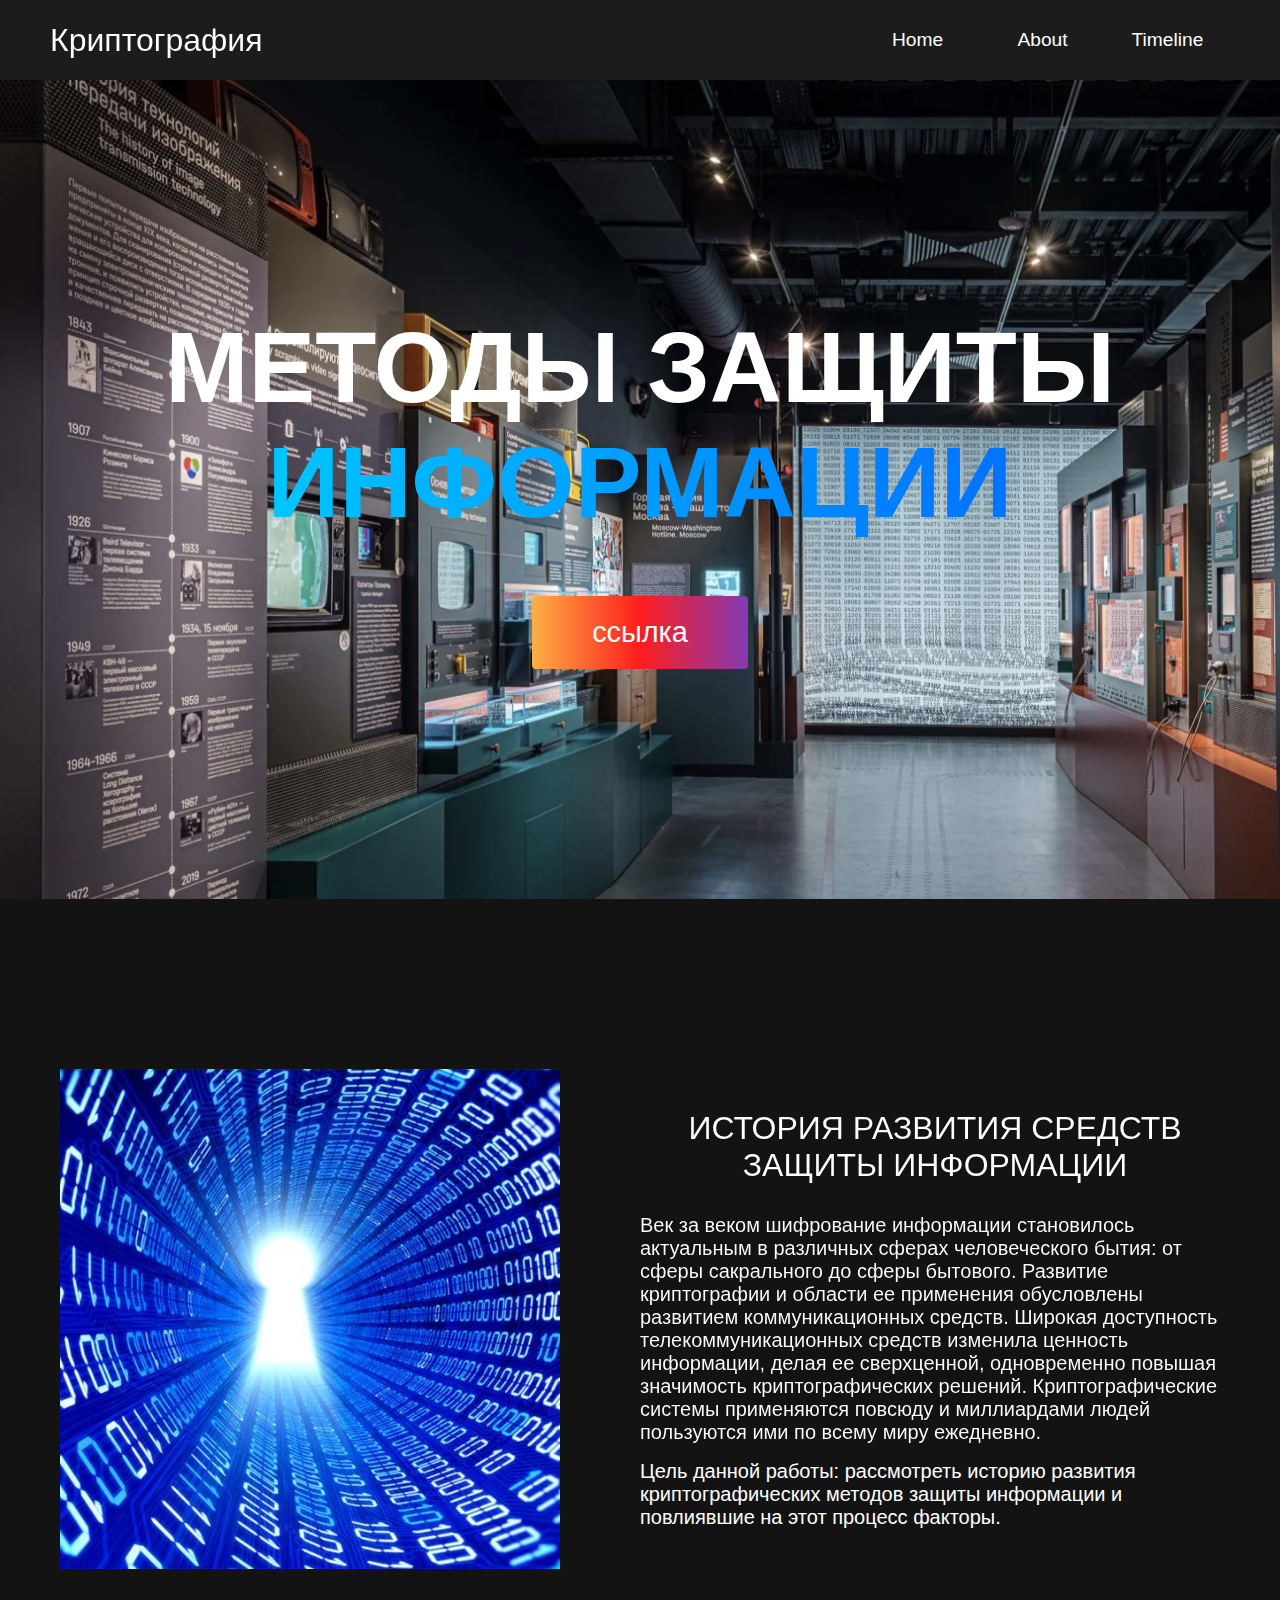
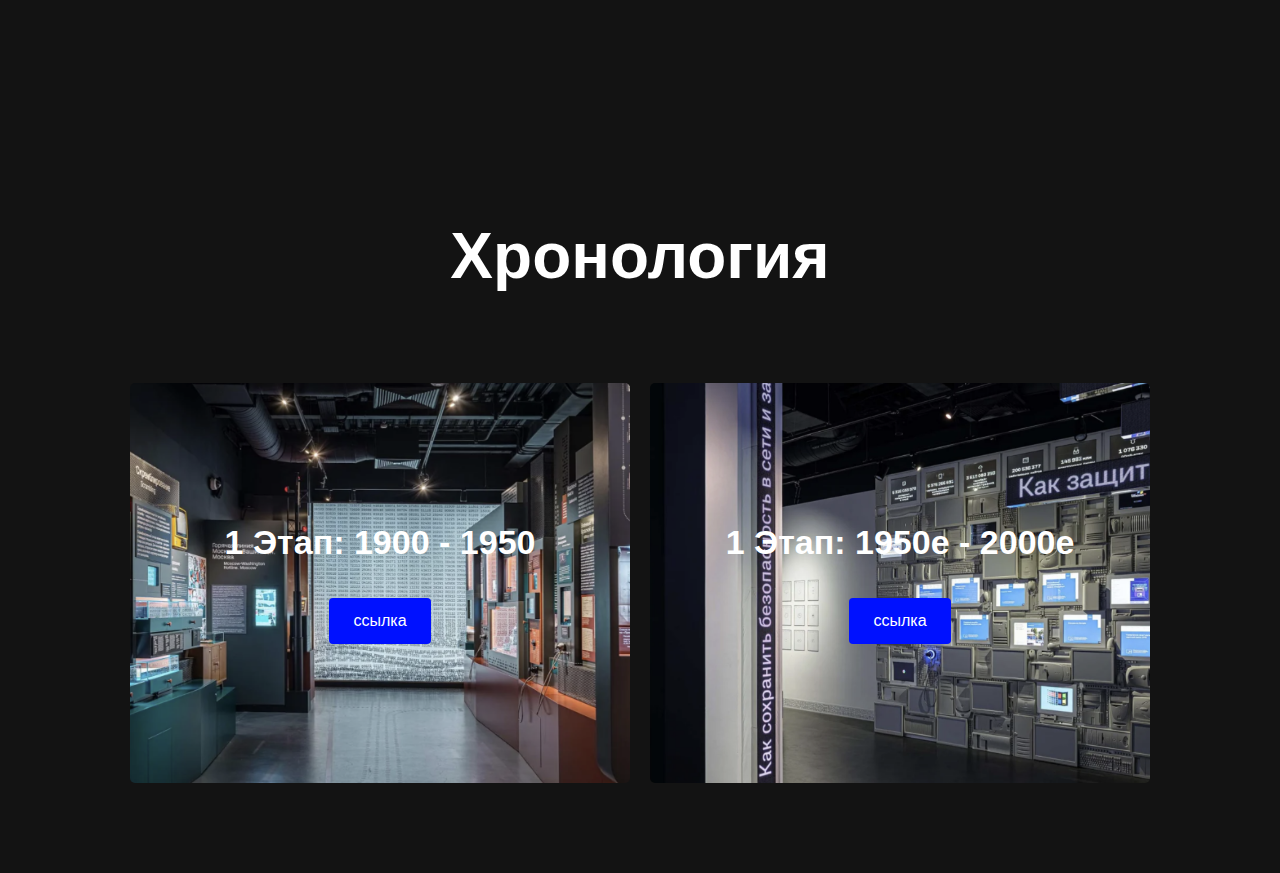
<file: index.html>
<!DOCTYPE html>
<html lang="en">
  <head>
    <meta charset="UTF-8" />
    <meta name="viewport" content="width=device-width, initial-scale=1.0" />
    <title>Scroll Website</title>
    <link rel="stylesheet" href="styles.css" />
    <link
      rel="stylesheet"
      href="https://use.fontawesome.com/releases/v5.14.0/css/all.css"
      integrity="sha384-HzLeBuhoNPvSl5KYnjx0BT+WB0QEEqLprO+NBkkk5gbc67FTaL7XIGa2w1L0Xbgc"
      crossorigin="anonymous"
    />
  </head>
  <body>
    <!-- Navbar Section -->
    <nav class="navbar">
      <div class="navbar__container">
        <a href="#home" id="navbar__logo">Криптография</a>
        <div class="navbar__toggle" id="mobile-menu">
            <span class="bar"></span>
            <span class="bar"></span>
            <span class="bar"></span>
        </div>
        <ul class="navbar__menu">
          <li class="navbar__item">
            <a href="#home" class="navbar__links" id="home-page">Home</a>
          </li>
          <li class="navbar__item">
            <a href="#about" class="navbar__links" id="about-page">About</a>
          </li>
          <li class="navbar__item">
            <a href="#timeline" class="navbar__links" id="timeline-page">Timeline</a>
          </li>
        </ul>
      </div>
    </nav>

    <!-- Hero Section -->
    <div class="hero" id="home">
        <div class="hero__container">
          <h1 class="hero__heading">МЕТОДЫ ЗАЩИТЫ <span>ИНФОРМАЦИИ</span></h1>
          <p class="hero__description"></p>
          <button class="main__btn"><a href="docs/Методызащиты информации.docx" download="документ">ссылка</a></button>
        </div>
      </div>
    
    <!-- About Section -->
    <div class="main" id="about">
        <div class="main__container">
          <div class="main__img--container">
            <div class="main__img--card">
              <img src="images/crypto_key.jpg">
            </div>
          </div>
          <div class="main__content">
            <h1>История развития средств защиты информации</h1>
            <h2>Век за веком шифрование информации становилось актуальным в различных сферах
               человеческого бытия: от сферы сакрального до сферы бытового. Развитие криптографии
               и области ее применения обусловлены развитием коммуникационных средств. Широкая
               доступность телекоммуникационных средств изменила ценность информации, делая ее
               сверхценной, одновременно повышая значимость криптографических решений. 
               Криптографические системы применяются повсюду и миллиардами людей пользуются ими
               по всему миру ежедневно.</h2>
            <p>Цель данной работы: рассмотреть историю развития криптографических методов защиты
              информации и повлиявшие на этот процесс факторы.</p>
          </div>
        </div>
      </div>
    
      <!--- Timeline -->
    <div class="timeline" id="timeline">
        <h1>Хронология</h1>
        <div class="timeline__wrapper">
            <div class="timeline__card">
                <h2>1 Этап: 1900 - 1950 </h2>
                <p></p>
                <div class="timeline__btn"><a href="timeline1.html"><button>ссылка</button></div></a>
            </div>
            <div class="timeline__card">
                <h2>1 Этап: 1950e - 2000e</h2>
                <p></p>
                <div class="timeline__btn"><a href="timeline2.html"><button>ссылка</button></div></a>
            </div>
        </div>
      </div>

    <script src="app.js"></script>
</body>
</html>
</file>
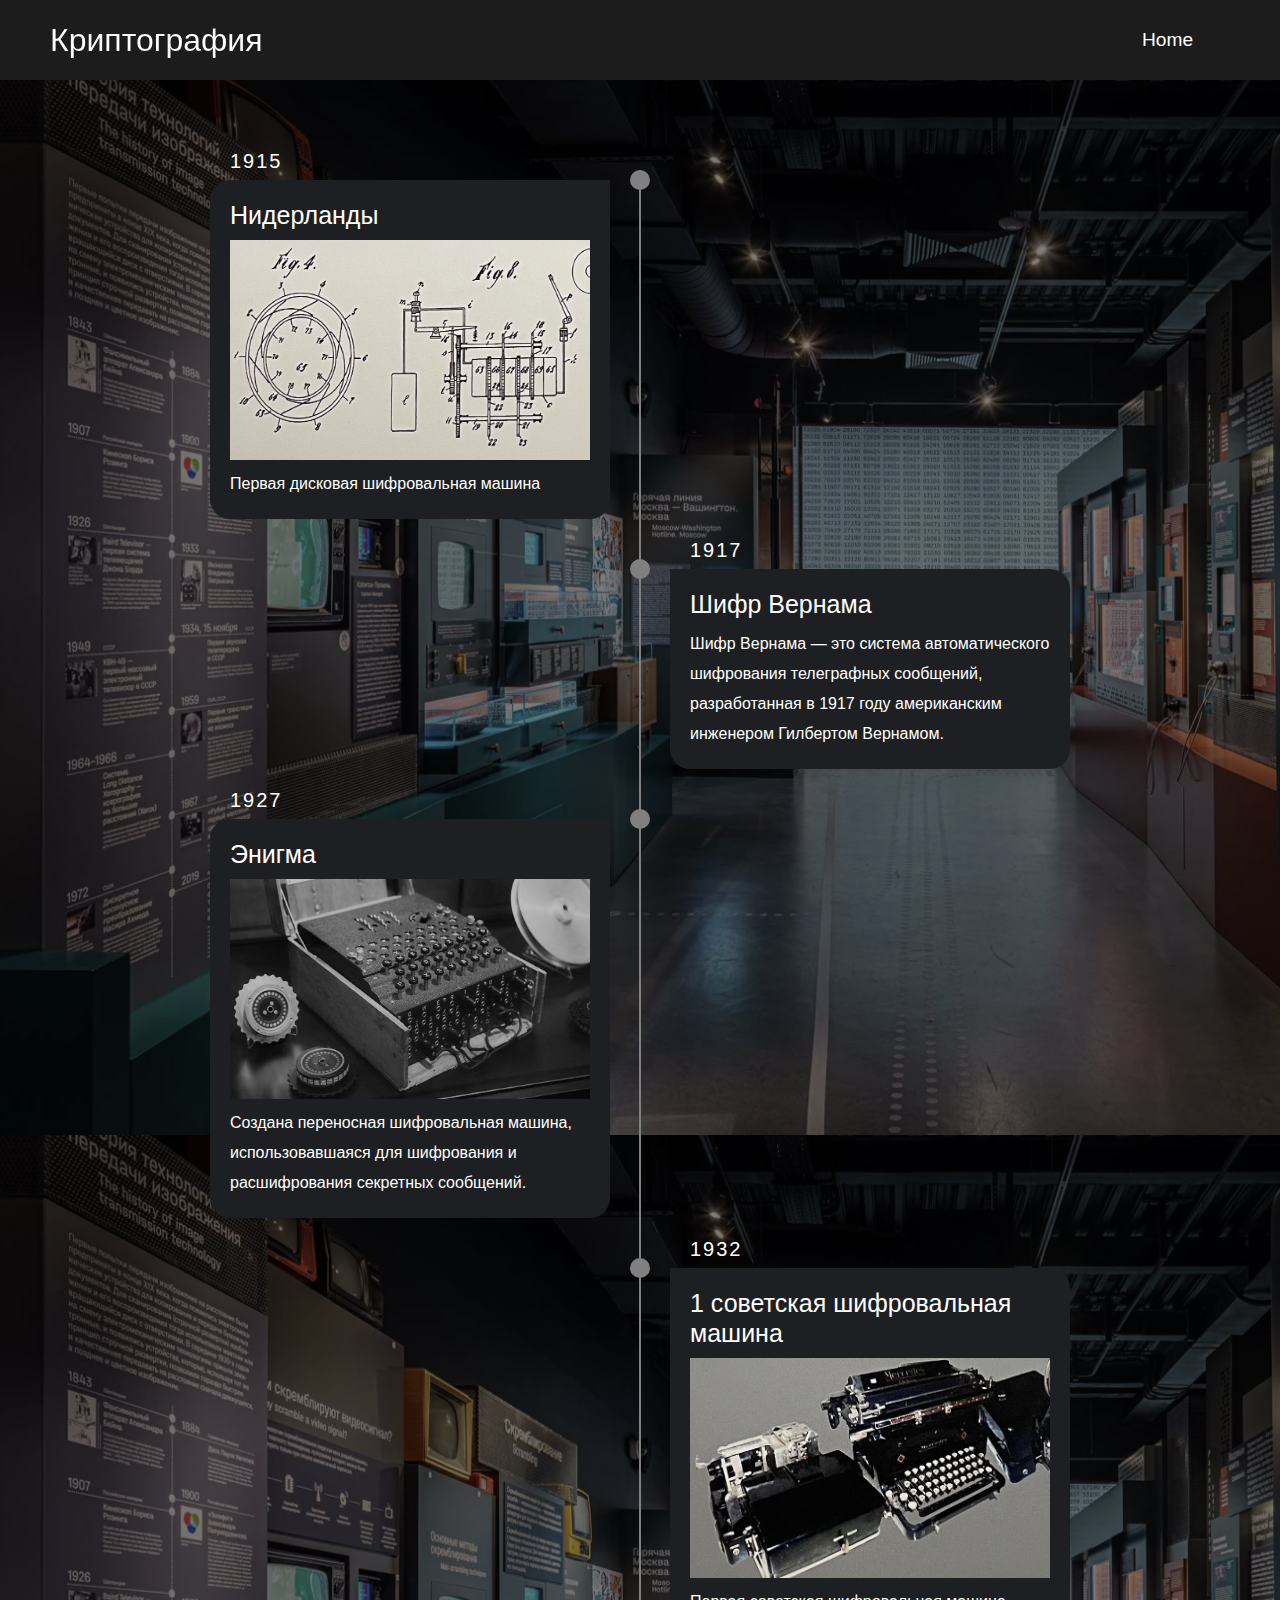
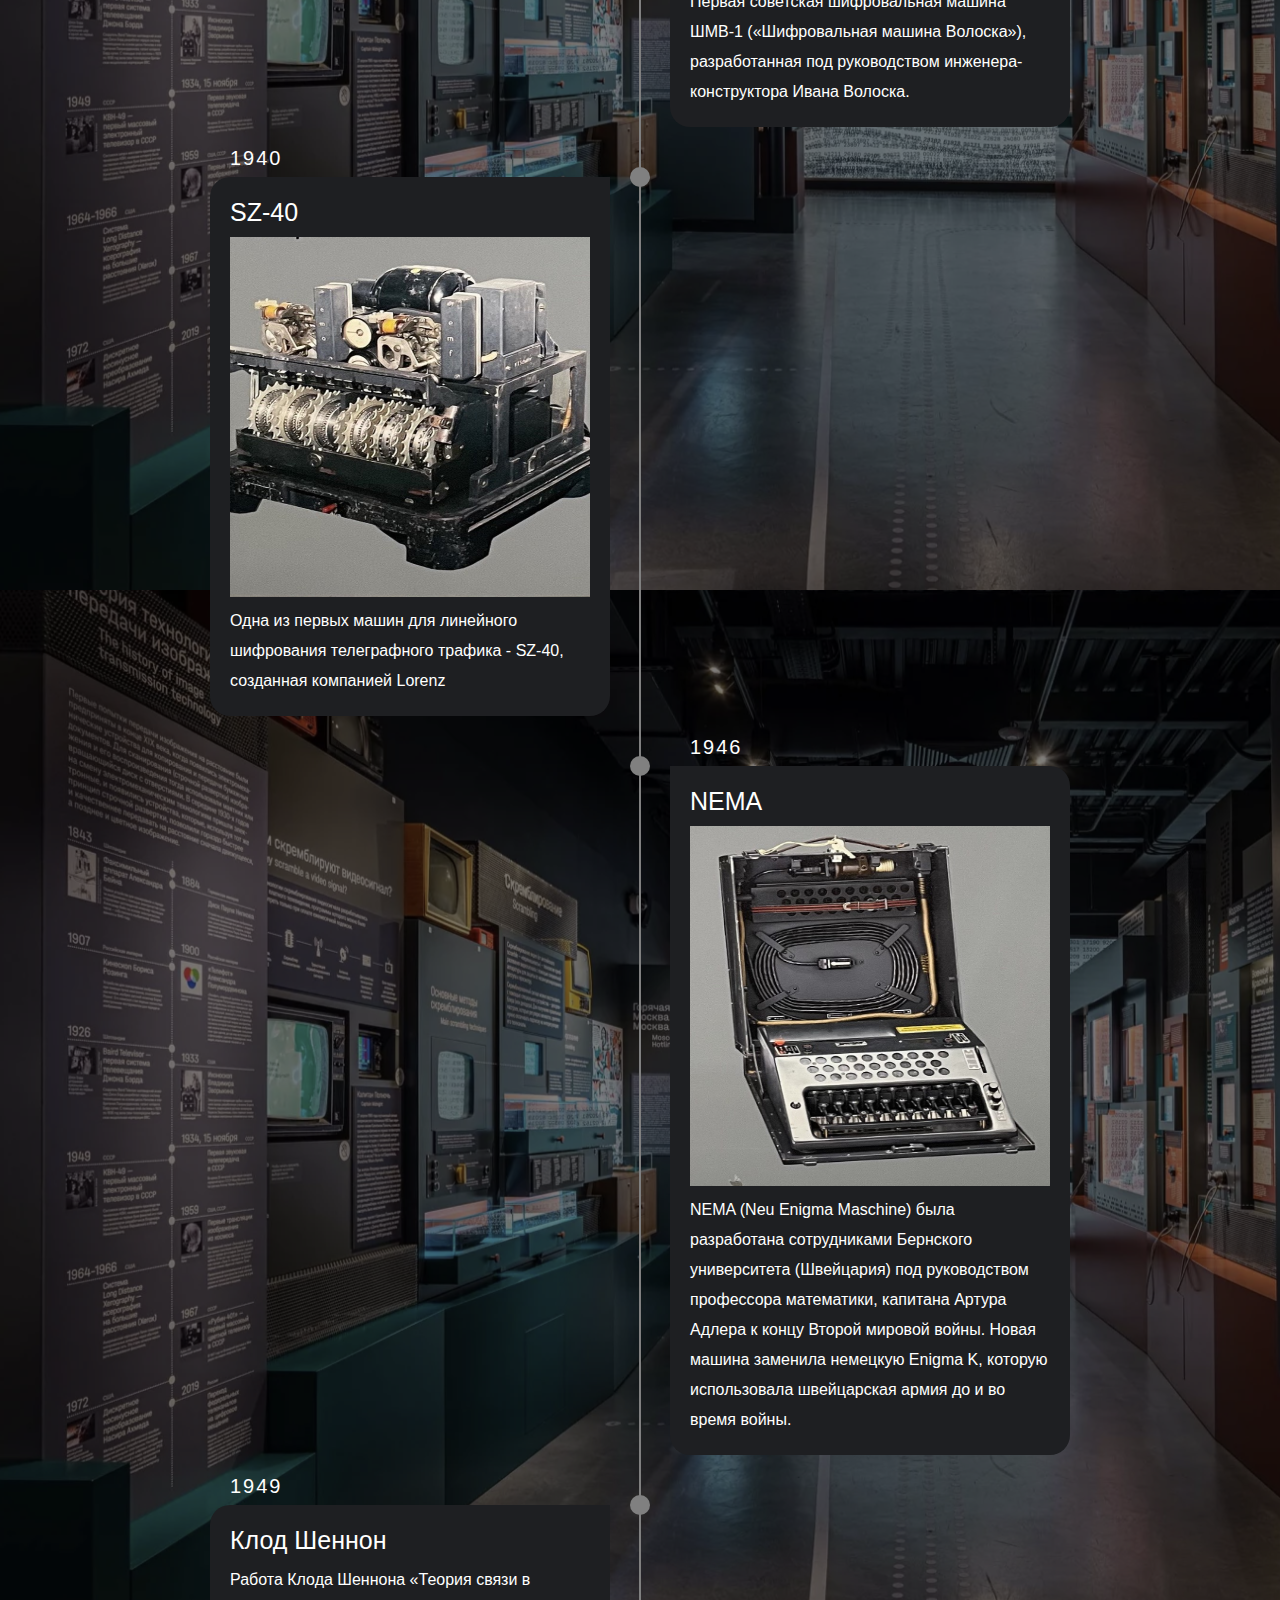
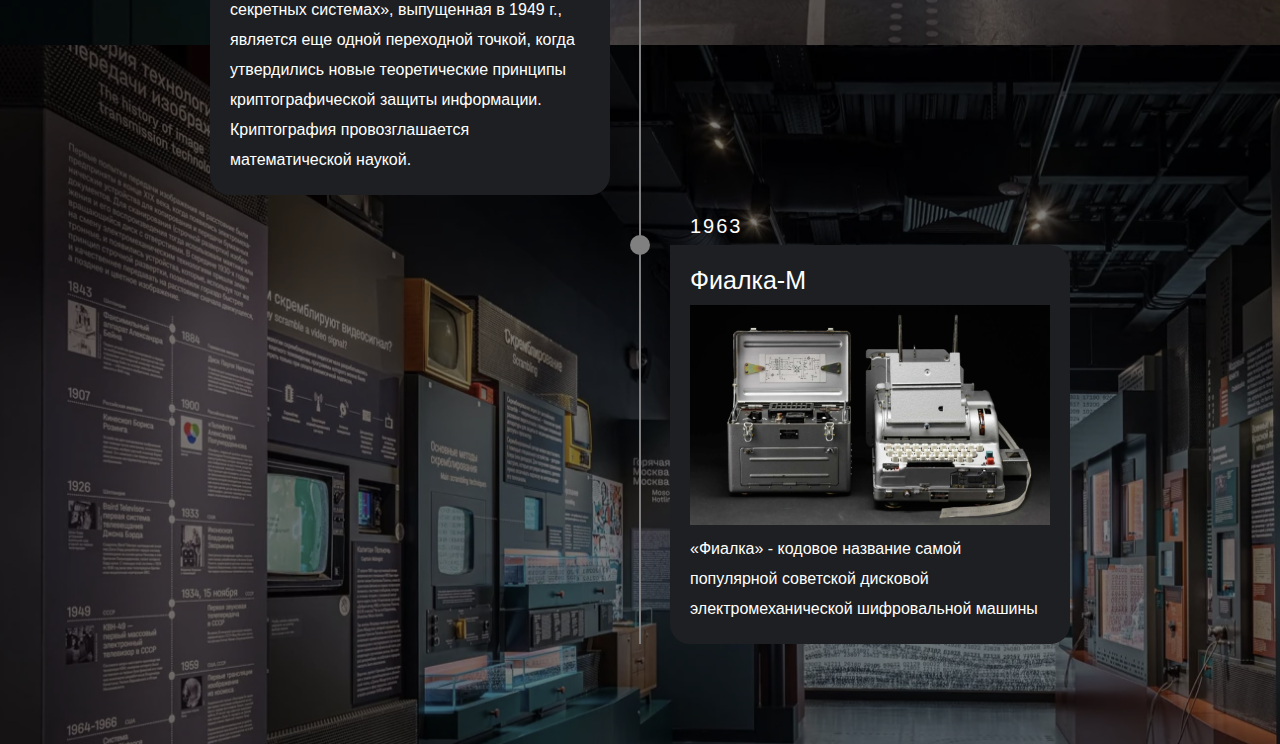
<file: timeline1.html>
<!DOCTYPE html>
<html lang="en">
  <head>
    <meta charset="UTF-8" />
    <meta name="viewport" content="width=device-width, initial-scale=1.0" />
    <title>Scroll Website</title>
    <link rel="stylesheet" href="styles.css" />
    <link
      rel="stylesheet"
      href="https://use.fontawesome.com/releases/v5.14.0/css/all.css"
      integrity="sha384-HzLeBuhoNPvSl5KYnjx0BT+WB0QEEqLprO+NBkkk5gbc67FTaL7XIGa2w1L0Xbgc"
      crossorigin="anonymous"
    />
  </head>
  <body>
    <!-- Navbar Section -->
    <nav class="navbar">
      <div class="navbar__container">
        <a href="index.html" id="navbar__logo">Криптография</a>
        <div class="navbar__toggle" id="mobile-menu">
            <span class="bar"></span>
            <span class="bar"></span>
            <span class="bar"></span>
        </div>
        <ul class="navbar__menu">
          <li class="navbar__item">
            <style>body{
              font-size: 40px;
            }</style>
            <a href="index.html" class="navbar__links" id="home-page">Home</a>
          </li>
        </ul>
      </div>
    </nav>

    <div class="container_1">
      <div class="timeline_1">
        <ul>
          <li>
            <div class="timeline_1-content">
              <h3 class="date">1915</h3>
              <h1>Нидерланды</h1>
              <img src="images/код_машины/Нидерландская.jpg" alt="Code machine", width="360px", height="220px">
              <p>Первая дисковая шифровальная машина</p>
            </div>
          </li>
          <li>
            <div class="timeline_1-content">
              <h3 class="date">1917</h3>
              <h1>Шифр Вернама </h1>
              <p>Шифр Вернама — это система автоматического шифрования телеграфных
                 сообщений, разработанная в 1917 году американским инженером Гилбертом Вернамом.</p>
            </div>
          </li>
          <li>
            <div class="timeline_1-content">
              <h3 class="date">1927</h3>
              <h1>Энигма</h1>
              <img src="images/код_машины/энигма.jpg" alt="Code machine", width="360px", height="220px">
              <p>Создана переносная шифровальная машина, использовавшаяся для шифрования и расшифрования секретных сообщений.</p>
            </div>
          </li>
          <li>
            <div class="timeline_1-content">
              <h3 class="date">1932</h3>
              <h1>1 советская шифровальная машина</h1>
              <img src="images/код_машины/ШМВ-1.jpg" alt="Code machine", width="360px", height="220px">
              <p>Первая советская шифровальная машина ШМВ-1 («Шифровальная машина Волоска»),
                 разработанная под руководством инженера-конструктора Ивана Волоска.</p>
            </div>
          </li>
          <li>
            <div class="timeline_1-content">
              <h3 class="date">1940</h3>
              <h1>SZ-40 </h1>
              <img src="images/код_машины/SZ-40.jpg" alt="Cade machine", width="360px", height="360px">
              <p>Одна из первых машин для линейного шифрования телеграфного трафика - SZ-40, созданная компанией Lorenz</p>
            </div>
          </li>
          <li>
            <div class="timeline_1-content">
              <h3 class="date">1946</h3>
              <h1>NEMA</h1>
              <img src="images/код_машины/NEMA.jpg" alt="Code machine", width="360px", height="360px">
              <p>NEMA (Neu Enigma Maschine) была разработана сотрудниками Бернского университета (Швейцария)
                 под руководством профессора математики, капитана Артура Адлера к концу Второй мировой войны.
                 Новая машина заменила немецкую Enigma K, которую использовала швейцарская армия до и во время войны.</p>
            </div>
          </li>
          <li>
            <div class="timeline_1-content">
              <h3 class="date">1949</h3>
              <h1>Клод Шеннон </h1>
              <p>Работа Клода Шеннона «Теория связи в секретных системах», выпущенная в 1949 г., является еще одной переходной точкой,
                 когда утвердились новые теоретические принципы криптографической защиты информации. Криптография провозглашается математической наукой.</p>
            </div>
          </li>
          <li>
            <div class="timeline_1-content">
              <h3 class="date">1963</h3>
              <h1>Фиалка-M </h1>
              <img src="images/код_машины/фиалка.png" alt="Code machine", width="360px", height="220px">
              <p>«Фиалка» - кодовое название самой популярной советской дисковой электромеханической шифровальной машины</p>
            </div>
          </li>
        </ul>
      </div>
    </div>
    <script src="app.js"></script>
</body>
</html>
</file>
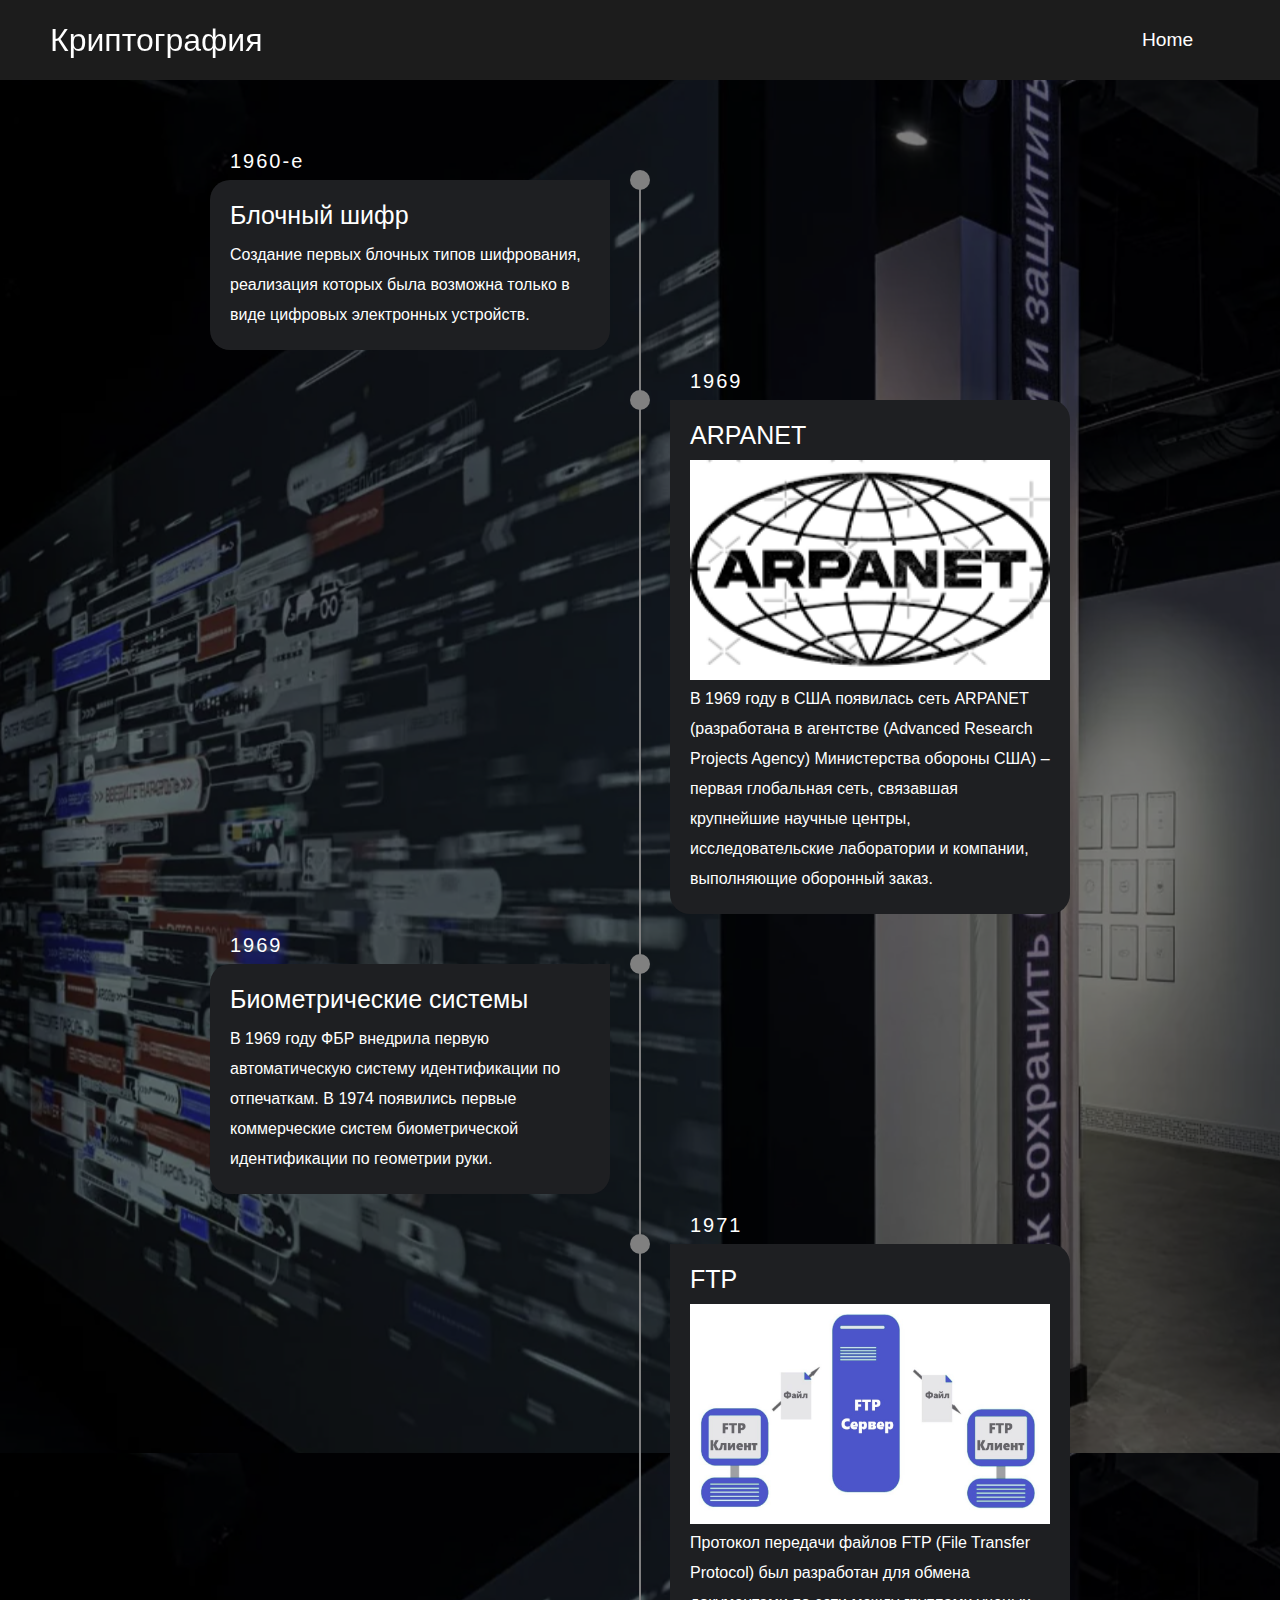
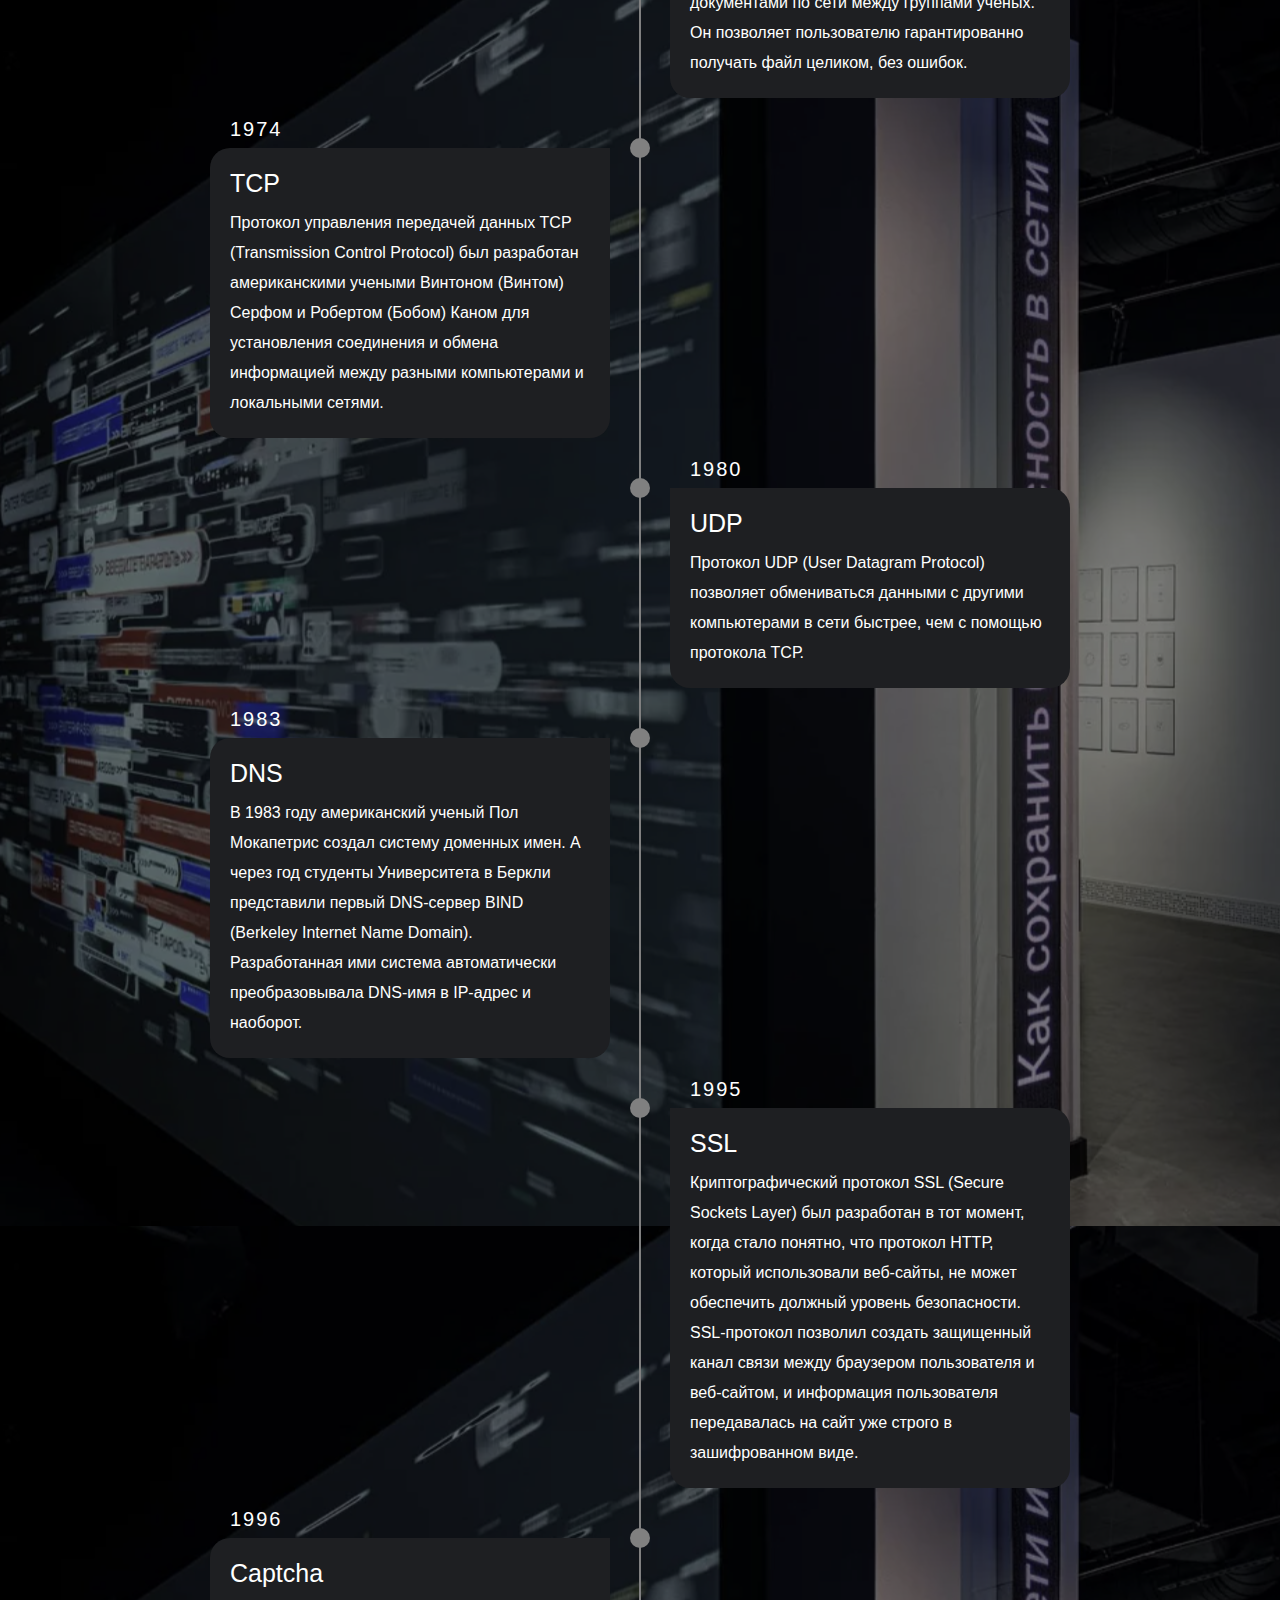
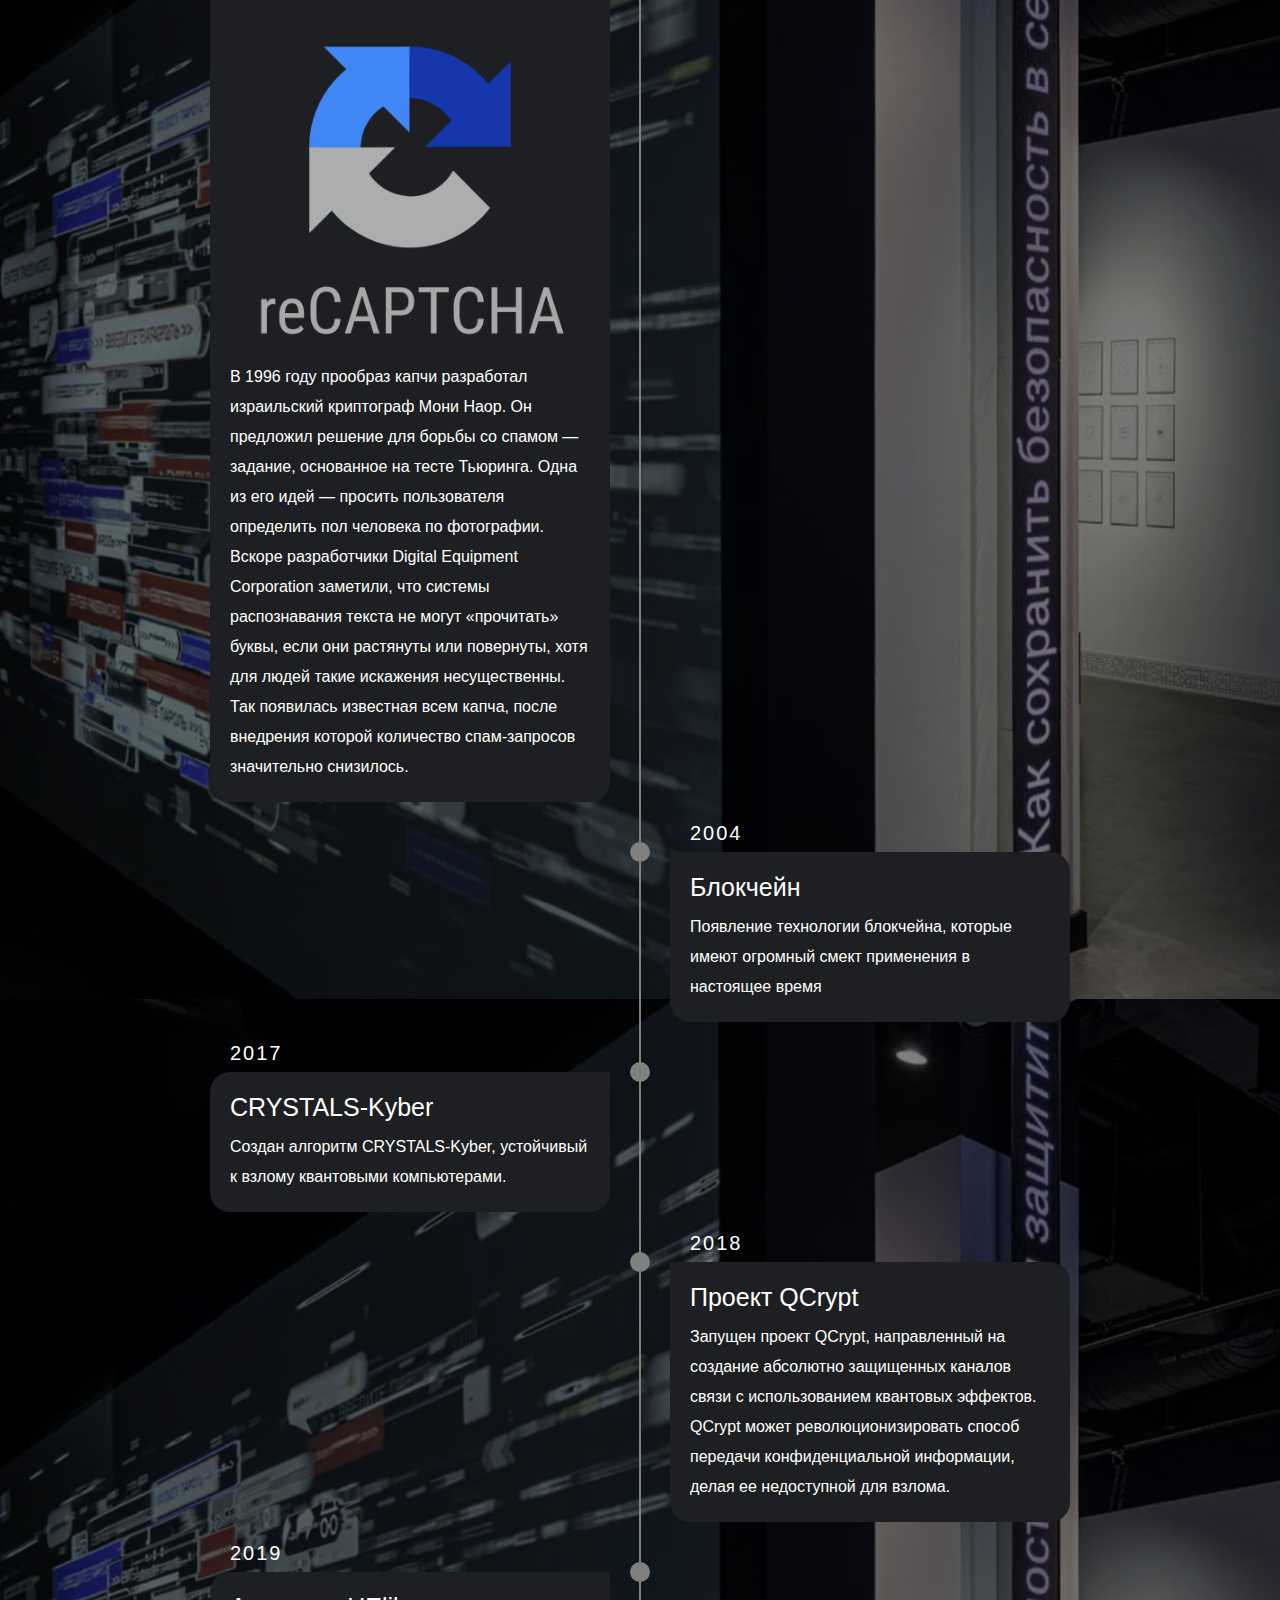
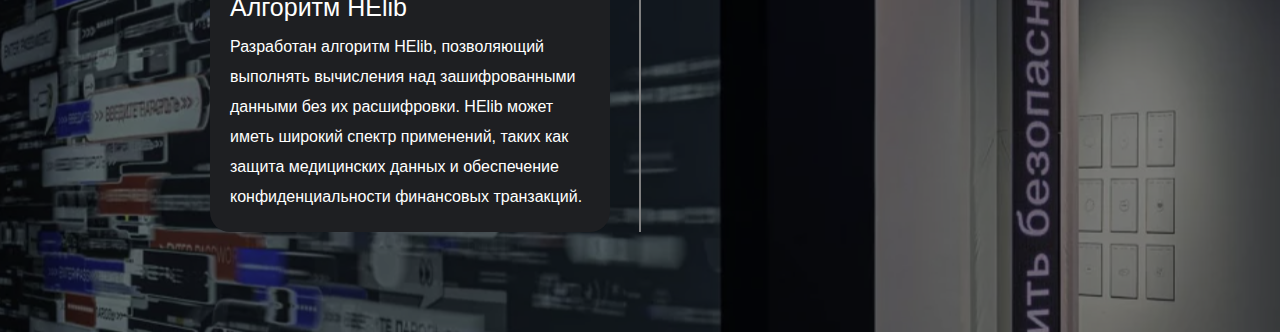
<file: timeline2.html>
<!DOCTYPE html>
<html lang="en">
  <head>
    <meta charset="UTF-8" />
    <meta name="viewport" content="width=device-width, initial-scale=1.0" />
    <title>Scroll Website</title>
    <link rel="stylesheet" href="styles.css" />
    <link
      rel="stylesheet"
      href="https://use.fontawesome.com/releases/v5.14.0/css/all.css"
      integrity="sha384-HzLeBuhoNPvSl5KYnjx0BT+WB0QEEqLprO+NBkkk5gbc67FTaL7XIGa2w1L0Xbgc"
      crossorigin="anonymous"
    />
  </head>
  <body>
    <!-- Navbar Section -->
    <nav class="navbar">
      <div class="navbar__container">
        <a href="index.html" id="navbar__logo">Криптография</a>
        <div class="navbar__toggle" id="mobile-menu">
            <span class="bar"></span>
            <span class="bar"></span>
            <span class="bar"></span>
        </div>
        <ul class="navbar__menu">
          <li class="navbar__item">
            <a href="index.html" class="navbar__links" id="home-page">Home</a>
          </li>
        </ul>
      </div>
    </nav>

    <div class="container_2">
      <div class="timeline_2">
        <ul>
          <li>
            <div class="timeline_2-content">
              <h3 class="date">1960-e</h3>
              <h1>Блочный шифр</h1>
              <p>Создание первых блочных типов шифрования, реализация которых была возможна только в виде цифровых электронных устройств. </p>
            </div>
          </li>
          <li>
            <div class="timeline_2-content">
              <h3 class="date">1969</h3>
              <h1>ARPANET</h1>
              <img src="images/2_template/APPANET.png" alt="APPANET", width="360px", height="220px">
              <p>В 1969 году в США появилась сеть ARPANET (разработана в агентстве (Advanced Research Projects Agency) Министерства обороны США) – первая глобальная сеть, связавшая крупнейшие научные центры, исследовательские лаборатории и компании, выполняющие оборонный заказ.</p>
            </div>
          </li>
          <li>
            <div class="timeline_2-content">
              <h3 class="date">1969</h3>
              <h1>Биометрические системы</h1>
              <p>В 1969 году ФБР внедрила первую автоматическую систему идентификации по отпечаткам.
                 В 1974 появились первые коммерческие систем биометрической идентификации по геометрии руки.
                 </p>
            </div>
          </li>
          <li>
            <div class="timeline_2-content">
              <h3 class="date">1971</h3>
              <h1>FTP</h1>
              <img src="images/2_template/FTP.jpg" alt="FTP", width="360px", height="220px">
              <p>Протокол передачи файлов FTP (File Transfer Protocol) был разработан для обмена документами по сети между группами ученых. Он позволяет пользователю гарантированно получать файл целиком, без ошибок. </p>
            </div>
          </li>
          <li>
            <div class="timeline_2-content">
              <h3 class="date">1974</h3>
              <h1>TCP</h1>
              <p>Протокол управления передачей данных ТСР (Transmission Control Protocol) был разработан американскими учеными Винтоном (Винтом) Серфом и Робертом (Бобом) Каном для установления соединения и обмена информацией между разными компьютерами и локальными сетями.</p>
            </div>
          </li>
          <li>
            <div class="timeline_2-content">
              <h3 class="date">1980</h3>
              <h1>UDP</h1>
              <p>Протокол UDP (User Datagram Protocol) позволяет обмениваться данными с другими компьютерами в сети быстрее, чем с помощью протокола ТСР.</p>
            </div>
          </li>
          <li>
            <div class="timeline_2-content">
              <h3 class="date">1983</h3>
              <h1>DNS</h1>
              <p>В 1983 году американский ученый Пол Мокапетрис создал систему доменных имен. А через год студенты Университета в Беркли представили первый DNS-сервер BIND (Berkeley Internet Name Domain). Разработанная ими система автоматически преобразовывала DNS-имя в IP-адрес и наоборот. </p>
            </div>
          </li>
          <li>
            <div class="timeline_2-content">
              <h3 class="date">1995</h3>
              <h1>SSL</h1>
              <p>Криптографический протокол SSL (Secure Sockets Layer) был разработан в тот момент, когда стало понятно, что протокол НТТР, который использовали веб-сайты, не может обеспечить должный уровень безопасности.
                SSL-протокол позволил создать защищенный канал связи между браузером пользователя и веб-сайтом, и информация пользователя передавалась на сайт уже строго в зашифрованном виде.
                </p>
            </div>
          </li>
          <li>
            <div class="timeline_2-content">
              <h3 class="date">1996</h3>
              <h1>Captcha</h1>
              <img src="images/2_template/Captch.png" alt="Captcha", width="360px", height="360px">
              <p>В 1996 году прообраз капчи разработал израильский криптограф Мони Наор.
                Он предложил решение для борьбы со спамом — задание, основанное на тесте Тьюринга. Одна из его идей — просить пользователя определить пол человека по фотографии.
                Вскоре разработчики Digital Equipment
                Corporation заметили, что системы распознавания текста не могут «прочитать» буквы, если они растянуты или повернуты, хотя для людей такие искажения несущественны. Так появилась известная всем капча, после внедрения которой количество спам-запросов значительно снизилось.
                </p>
            </div>
          </li>
          <li>
            <div class="timeline_2-content">
              <h3 class="date">2004</h3>
              <h1>Блокчейн</h1>
              <p>Появление технологии блокчейна, которые имеют огромный смект применения в настоящее время</p>
            </div>
          </li>
          <li>
            <div class="timeline_2-content">
              <h3 class="date">2017</h3>
              <h1>CRYSTALS-Kyber</h1>
              <p>Создан алгоритм CRYSTALS-Kyber, устойчивый к взлому квантовыми компьютерами.</p>
            </div>
          </li>
          <li>
            <div class="timeline_2-content">
              <h3 class="date">2018</h3>
              <h1>Проект QCrypt</h1>
              <p>Запущен проект QCrypt, направленный на создание абсолютно защищенных каналов связи с использованием квантовых эффектов. QCrypt может революционизировать способ передачи конфиденциальной информации, делая ее недоступной для взлома.</p>
            </div>
          </li>
          <li>
            <div class="timeline_2-content">
              <h3 class="date">2019</h3>
              <h1>Алгоритм HElib</h1>
              <p>Разработан алгоритм HElib, позволяющий выполнять вычисления над зашифрованными данными без их расшифровки. HElib может иметь широкий спектр применений, таких как защита медицинских данных и обеспечение конфиденциальности финансовых транзакций.</p>
            </div>
          </li>
        </ul>
      </div>
    </div>
    <script src="app.js"></script>
</body>
</html>
</file>
<file: styles.css>
* {
    box-sizing: border-box;
    margin: 0;
    padding: 0;
    font-family: 'Kumbh Sans', sans-serif;
    scroll-behavior: smooth;
  }
  
  .navbar {
    background:  #1C1C1C;
    height: 80px;
    display: flex;
    justify-content: center;
    align-items: center;
    font-size: 1.2rem;
    position: sticky;
    top: 0;
    z-index: 999;
  }
  
  .navbar__container {
    display: flex;
    justify-content: space-between;
    height: 80px;
    z-index: 1;
    width: 100%;
    max-width: 1300px;
    margin: 0 auto;
    padding: 0 50px;
  }
  
  #navbar__logo {
    background-color: #ffffff;
    background-size: 100%;
    -webkit-background-clip: text;
    -moz-background-clip: text;
    -webkit-text-fill-color: transparent;
    -moz-text-fill-color: transparent;
    display: flex;
    align-items: center;
    cursor: pointer;
    text-decoration: none;
    font-size: 2rem;
  }
  
  .navbar__menu {
    display: flex;
    align-items: center;
    list-style: none;
  }
  
  .navbar__item {
    height: 80px;
  }
  
  .navbar__links {
    color: #fff;
    display: flex;
    align-items: center;
    justify-content: center;
    width: 125px;
    text-decoration: none;
    height: 100%;
    transition: all 0.3s ease;
  }
  

  .navbar__links:hover {
    color: #328bf7;
    transition: all 0.3s ease;
  }
  
  @media screen and (max-width: 960px) {
    .navbar__container {
      display: flex;
      justify-content: space-between;
      height: 80px;
      z-index: 1;
      width: 100%;
      max-width: 1300px;
      padding: 0;
    }
  
    .navbar__menu {
      display: grid;
      grid-template-columns: auto;
      margin: 0;
      width: 100%;
      position: absolute;
      top: -1000px;
      opacity: 1;
      transition: all 0.5s ease;
      z-index: -1;
    }
  
    .navbar__menu.active {
      background: #131313;
      top: 100%;
      opacity: 1;
      transition: all 0.5s ease;
      z-index: 99;
      height: 60vh;
      font-size: 1.6rem;
    }
  
    #navbar__logo {
      padding-left: 25px;
    }
  
    .navbar__toggle .bar {
      width: 25px;
      height: 3px;
      margin: 5px auto;
      transition: all 0.3s ease-in-out;
      background: #fff;
    }
  
    .navbar__item {
      width: 100%;
    }
  
    .navbar__links {
      text-align: center;
      padding: 2rem;
      width: 100%;
      display: table;
    }
  
    .navbar__btn {
      padding-bottom: 2rem;
    }
  
    .button {
      display: flex;
      justify-content: center;
      align-items: center;
      width: 80%;
      height: 80px;
      margin: 0;
    }
  
    #mobile-menu {
      position: absolute;
      top: 20%;
      right: 5%;
      transform: translate(5%, 20%);
    }
  
    .navbar__toggle .bar {
      display: block;
      cursor: pointer;
    }
  
    #mobile-menu.is-active .bar:nth-child(2) {
      opacity: 0;
    }
  
    #mobile-menu.is-active .bar:nth-child(1) {
      transform: translateY(8px) rotate(45deg);
    }
  
    #mobile-menu.is-active .bar:nth-child(3) {
      transform: translateY(-8px) rotate(-45deg);
    }
  }

  /* Hero Section */
.hero {
    background: url(images/2_background.png);
    padding: 200px 0;
  }
  
  .hero__container {
    display: flex;
    flex-direction: column;
    justify-content: center;
    align-items: center;
    max-width: 1200px;
    margin: 0 auto;
    height: 90%;
    text-align: center;
    padding: 30px;
  }
  
  .hero__heading {
    font-size: 100px;
    margin-bottom: 24px;
    color: #fff;
  }
  
  .hero__heading span {
    background: #00c6ff; 
    background: -webkit-linear-gradient(to right, #00c6ff, #0072ff); 
    background: linear-gradient(to right, #00c6ff, #0072ff);

    background-size: 100%;

    -webkit-background-clip: text;
    -moz-background-clip: text;
    -webkit-text-fill-color: transparent;
    -mo-text-fill-color: transparent;
  }
  
  .hero__description {
    font-size: 60px;
    background: #00c6ff;
    background: -webkit-linear-gradient(to right, #0072ff, #00c6ff);
    background: linear-gradient(to right, #0072ff, #00c6ff);
    background-size: 100%;
    -webkit-background-clip: text;
    -moz-background-clip: text;
    -webkit-text-fill-color: transparent;
    -moz-text-fill-color: transparent;
  }
  
  .highlight {
    border-bottom: 4px solid rgb(212, 0, 255);
  }
  
  @media screen and (max-width: 768px) {
    .hero__heading {
      font-size: 60px;
    }
  
    .hero__description {
      font-size: 40px;
    }
  }

  /* About Section */
  .main {
    background-color: #131313;
    padding: 10rem 0;
  }
  
  .main__container {
    display: grid;
    grid-template-columns: 1fr 1fr;
    align-items: center;
    justify-content: center;
    margin: 0 auto;
    height: 90%;
    z-index: 1;
    width: 100%;
    max-width: 1300px;
    padding: 0 50px;
  }
  
  .main__content {
    color: #fff;
    width: 100%;
  }
  
  .main__content h1 {
    font-size: 2rem;
    font-weight: 500;
    text-align: center;
    background: #ffffff; 
    background-size: 100%;
    -webkit-background-clip: text;
    -moz-background-clip: text;
    -webkit-text-fill-color: transparent;
    -moz-text-fill-color: transparent;
    text-transform: uppercase;
    margin-bottom: 30px;
  }
  
  .main__content h2 {
    font-size: 20px;
    font-weight: 250;
    background-color: #ffffff;
    background-size: 100%;
    -webkit-background-clip: text;
    -moz-background-clip: text;
    -webkit-text-fill-color: transparent;
    -moz-text-fill-color: transparent;
  }
  
  .main__content p {
    margin-top: 1rem;
    font-size: 20px;
    font-weight: 250;
  }
  
  .main__btn {
    font-size: 1.8rem;
    background: #833ab4;
    background: -webkit-linear-gradient(to right, #fcb045, #fd1d1d, #833ab4);
    background: linear-gradient(to right, #fcb045, #fd1d1d, #833ab4);
    padding: 20px 60px;
    border: none;
    border-radius: 4px;
    margin-top: 2rem;
    cursor: pointer;
    position: relative;
    transition: all 0.35s;
    outline: none;
  }
  
  .main__btn a {
    position: relative;
    z-index: 2;
    color: #fff;
    text-decoration: none;
  }
  
  .main__btn:after {
    position: absolute;
    content: '';
    top: 0;
    left: 0;
    width: 0;
    height: 100%;
    background: #ff1ead;
    transition: all 0.35s;
    border-radius: 4px;
  }
  
  .main__btn:hover {
    color: #fff;
  }
  
  .main__btn:hover:after {
    width: 100%;
  }
  
  .main__img--container {
    text-align: center;
  }
  
  .main__img--card {
    margin: 10px;
    height: 500px;
    width: 500px;
    border-radius: 4px;
    display: flex;
    flex-direction: column;
    justify-content: center;
    color: #fff;
    background-image: linear-gradient(to right, #2F80ED, #56CCF2); 
  }
  
  .fa-layer-group,
  .fa-users {
    font-size: 14rem;
  }
  
  #card-2 {
    background: #56CCF2;  
    background: -webkit-linear-gradient(to right, #2F80ED, #56CCF2); 
    background: linear-gradient(to right, #2F80ED, #56CCF2); 
  }


  /* Mobile Responsive */
@media screen and (max-width: 1100px) {
    .main__container {
      display: grid;
      grid-template-columns: 1fr;
      align-items: center;
      justify-content: center;
      width: 100%;
      margin: 0 auto;
      height: 90%;
    }
  
    .main__img--container {
      display: flex;
      justify-content: center;
    }
  
    .main__img--card {
      height: 425px;
      width: 425px;
    }
  
    .main__content {
      text-align: center;
      margin-bottom: 4rem;
    }
  
    .main__content h1 {
      font-size: 2.5rem;
      margin-top: 2rem;
    }
  
    .main__content h2 {
      font-size: 3rem;
    }
  
    .main__content p {
      margin-top: 1rem;
      font-size: 1.5rem;
    }
  }
  
  @media screen and (max-width: 480px) {
    .main__img--card {
      width: 250px;
      height: 250px;
    }
  
    .fa-users,
    .fa-layer-group {
      font-size: 4rem;
    }
  
    .main__content h1 {
      font-size: 2rem;
      margin-top: 3rem;
    }
    .main__content h2 {
      font-size: 2rem;
    }
  
    .main__content p {
      margin-top: 2rem;
    }
  
    .main__btn {
      padding: 12px 36px;
      margin: 2.5rem 0;
    }
  }

  
  /* Timeline Section */

  .timeline {
    background: #131313;
    display: flex;
    flex-direction: column;
    justify-content: center;
    align-items: center;
    height: 100%;
    padding: 5rem 0;
  }
  
  .timeline h1 {
    background: #ffffff; 
    background-size: 100%;
    -webkit-background-clip: text;
    -moz-background-clip: text;
    -webkit-text-fill-color: transparent;
    -moz-text-fill-color: transparent;
    margin-bottom: 5rem;
    font-size: 4rem;
  }
  
  .timeline__wrapper {
    display: grid;
    grid-template-columns: 5fr 5fr;
    grid-template-rows: 5fr;
  }
  
  .timeline__card {
    margin: 10px;
    height: 400px;
    width: 500px;
    border-radius: 5px;
    display: flex;
    flex-direction: column;
    justify-content: center;
    color: #fff;
    background-image: url(images/Timeline/timeline_1.png);
    background-size: contain;
    transition: 0.3s ease-in;
  }
  
  .timeline__card:nth-child(2) {
    background-image: url(images/Timeline/timeline_2.png);
    background-size: contain;

  }
  
  .timeline__card h2 {
    text-align: center;
    font-size: 34px;
  }
  
  .timeline__card p {
    text-align: center;
    margin-top: 20px;
    font-size: 22px;
  }
  
  .timeline__btn {
    display: flex;
    justify-content: center;
    margin-top: 16px;
  }
  
  .timeline__card button {
    color: #fff;
    padding: 14px 24px;
    border: none;
    outline: none;
    border-radius: 4px;
    background: #0011ff;
    font-size: 1rem;
  }
  
  .timeline__card button:hover {
    cursor: pointer;
  }
  
  .timeline__card:hover {
    transform: scale(1.075);
    transition: 0.3s ease-in;
    cursor: pointer;
  }
  
  @media screen and (max-width: 1300px) {
    .timeline__wrapper {
      grid-template-columns: 1fr 1fr;
    }
  }
  
  @media screen and (max-width: 768px) {
    .timeline__wrapper {
      grid-template-columns: 1fr;
    }
  }

@import url("https://fonts.googleapis.com/css2?family=Montserrat:wght@300;500&display=swap");
* {
  margin: 0;
  padding: 0;
  box-sizing: border-box;
}
html {
  font-family: "Montserrat";
}
.container_1 {
  min-height: 100vh;
  width: 100%;
  display: flex;
  align-items: center;
  justify-content: center;
  padding: 100px 0;
  background-image: url(images/2_background.png);
  background-size: auto;
  position: relative;
  overflow: hidden;
}

.container_1::before{
    content: '';
    position: absolute;
    top: 0;
    left: 0;
    width: 100%;
    height: 100%;
    background-color: rgba(0, 0, 0, 0.5);
}

.timeline_1 {
  width: 80%;
  height: auto;
  max-width: 800px;
  margin: 0 auto;
  position: relative;
}

.timeline_1 ul {
  list-style: none;
}
.timeline_1 ul li {
  padding: 20px;
  background-color: #1e1f22;
  color: white;
  border-radius: 10px;
  margin-bottom: 20px;
}
.timeline_1 ul li:last-child {
  margin-bottom: 0;
}
.timeline_1-content h1 {
  font-weight: 500;
  font-size: 25px;
  line-height: 30px;
  margin-bottom: 10px;
}
.timeline_1-content p {
  font-size: 16px;
  line-height: 30px;
  font-weight: 300;
}
.timeline_1-content .date {
  font-size: 20px;
  font-weight: 300;
  margin-bottom: 10px;
  letter-spacing: 2px;
}
@media only screen and (min-width: 768px) {
  .timeline_1:before {
    content: "";
    position: absolute;
    top: 0;
    left: 50%;
    transform: translateX(-50%);
    width: 2px;
    height: 100%;
    background-color: gray;
  }
  .timeline_1 ul li {
    width: 50%;
    position: relative;
    margin-bottom: 50px;
  }
  .timeline_1 ul li:nth-child(odd) {
    float: left;
    clear: right;
    transform: translateX(-30px);
    border-radius: 20px 0px 20px 20px;
  }
  .timeline_1 ul li:nth-child(even) {
    float: right;
    clear: left;
    transform: translateX(30px);
    border-radius: 0px 20px 20px 20px;
  }
  .timeline_1 ul li::before {
    content: "";
    position: absolute;
    height: 20px;
    width: 20px;
    border-radius: 50%;
    background-color: gray;
    top: 0px;
  }
  .timeline_1 ul li:nth-child(odd)::before {
    transform: translate(50%, -50%);
    right: -30px;
  }
  .timeline_1 ul li:nth-child(even)::before {
    transform: translate(-50%, -50%);
    left: -30px;
  }
  .timeline_1-content .date {
    position: absolute;
    top: -30px;
  }
  .timeline_1 ul li:hover::before {
    background-color: aqua;
  }
}

.container_2 {
    min-height: 100vh;
    width: 100%;
    display: flex;
    align-items: center;
    justify-content: center;
    padding: 100px 0;
    background-image: url(images/1_background.png);
    background-size: auto;
    position: relative;
    overflow: hidden;
  }
  
  .container_2::before{
      content: '';
      position: absolute;
      top: 0;
      left: 0;
      width: 100%;
      height: 100%;
      background-color: rgba(0, 0, 0, 0.5);
  }
  
  .timeline_2 {
    width: 80%;
    height: auto;
    max-width: 800px;
    margin: 0 auto;
    position: relative;
  }
  
  .timeline_2 ul {
    list-style: none;
  }
  .timeline_2 ul li {
    padding: 20px;
    background-color: #1e1f22;
    color: white;
    border-radius: 10px;
    margin-bottom: 20px;
  }
  .timeline_2 ul li:last-child {
    margin-bottom: 0;
  }
  .timeline_2-content h1 {
    font-weight: 500;
    font-size: 25px;
    line-height: 30px;
    margin-bottom: 10px;
  }
  .timeline_2-content p {
    font-size: 16px;
    line-height: 30px;
    font-weight: 300;
  }
  .timeline_2-content .date {
    font-size: 20px;
    font-weight: 300;
    margin-bottom: 10px;
    letter-spacing: 2px;
  }
  @media only screen and (min-width: 768px) {
    .timeline_2:before {
      content: "";
      position: absolute;
      top: 0;
      left: 50%;
      transform: translateX(-50%);
      width: 2px;
      height: 100%;
      background-color: gray;
    }
    .timeline_2 ul li {
      width: 50%;
      position: relative;
      margin-bottom: 50px;
    }
    .timeline_2 ul li:nth-child(odd) {
      float: left;
      clear: right;
      transform: translateX(-30px);
      border-radius: 20px 0px 20px 20px;
    }
    .timeline_2 ul li:nth-child(even) {
      float: right;
      clear: left;
      transform: translateX(30px);
      border-radius: 0px 20px 20px 20px;
    }
    .timeline_2 ul li::before {
      content: "";
      position: absolute;
      height: 20px;
      width: 20px;
      border-radius: 50%;
      background-color: gray;
      top: 0px;
    }
    .timeline_2 ul li:nth-child(odd)::before {
      transform: translate(50%, -50%);
      right: -30px;
    }
    .timeline_2 ul li:nth-child(even)::before {
      transform: translate(-50%, -50%);
      left: -30px;
    }
    .timeline_2-content .date {
      position: absolute;
      top: -30px;
    }
    .timeline_2 ul li:hover::before {
      background-color: aqua;
    }
  }
</file>
